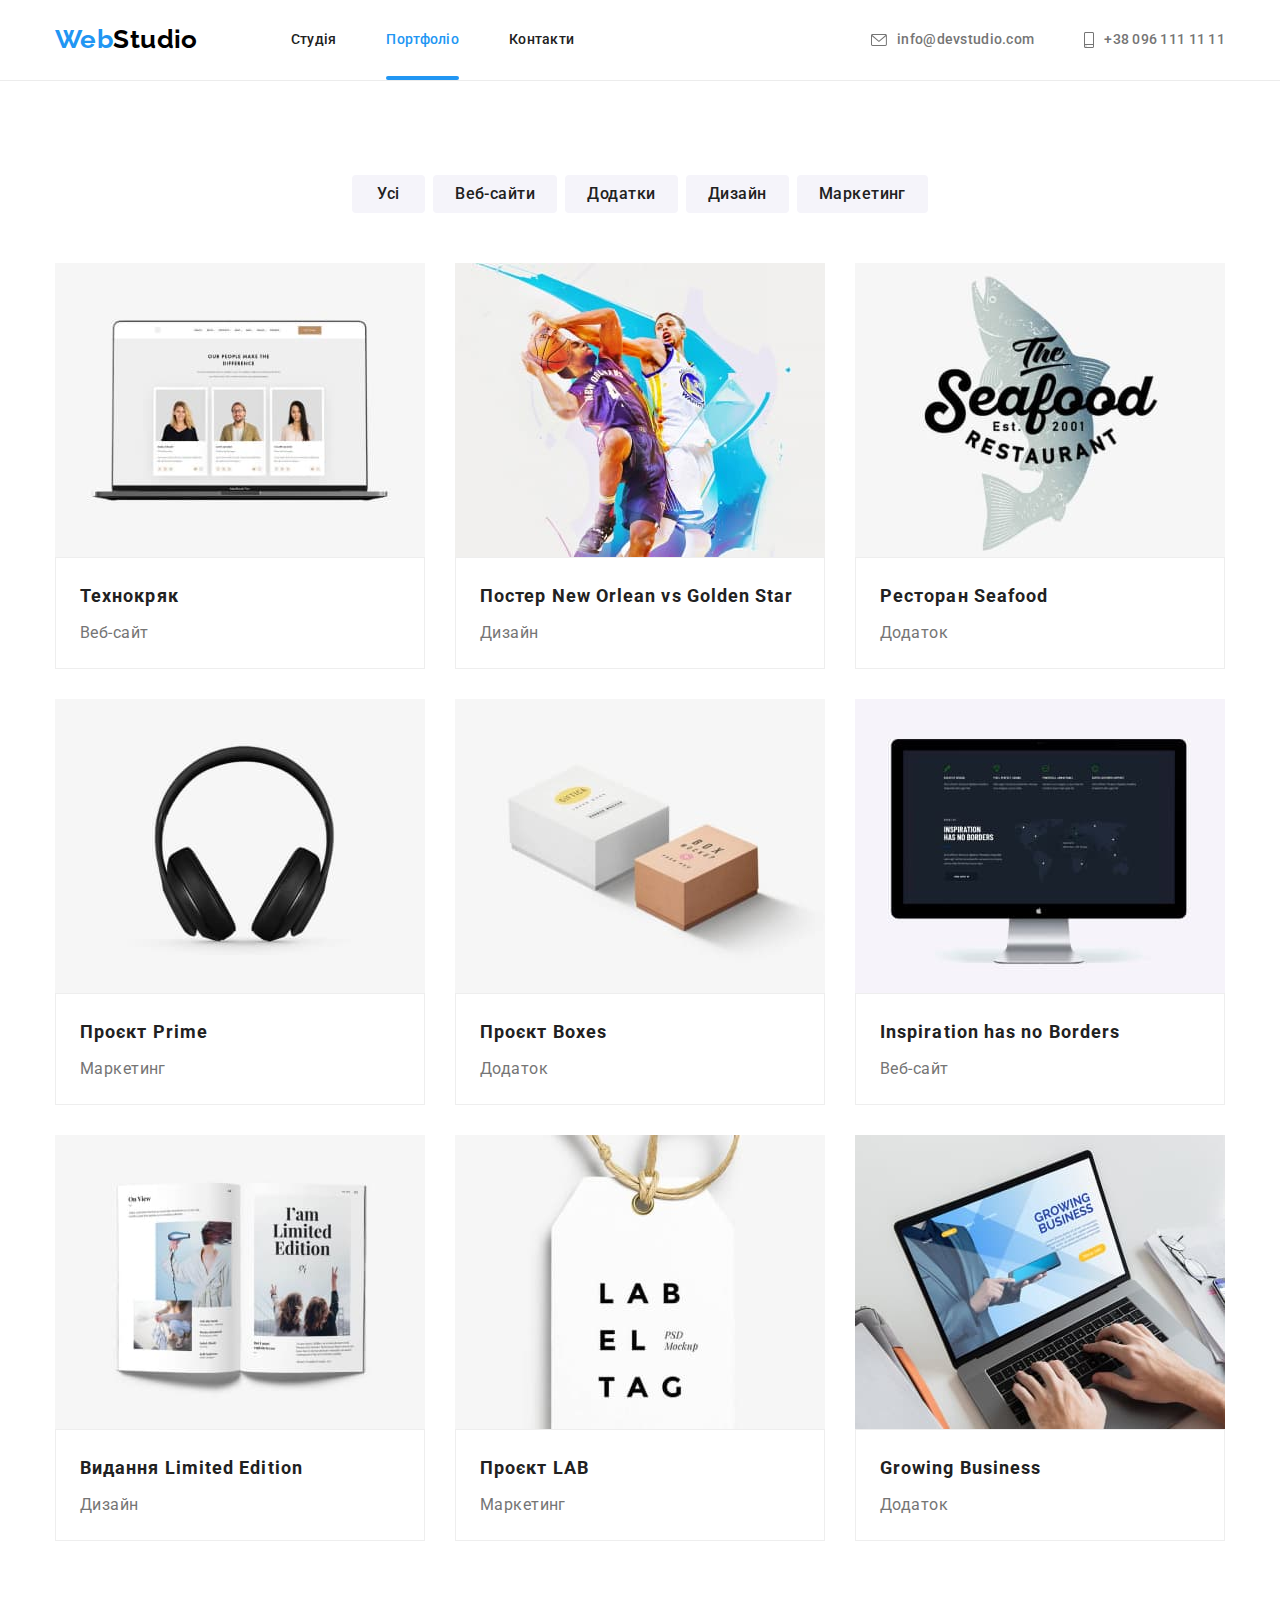
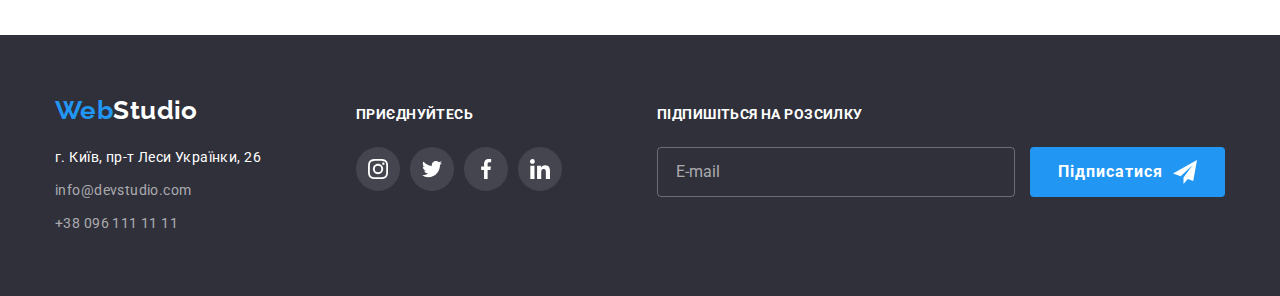
<file: portfolio.html>
<!DOCTYPE html>
<html lang="uk">
  <head>
    <meta charset="UTF-8" />
    <meta http-equiv="X-UA-Compatible" content="IE=edge" />
    <meta name="viewport" content="width=device-width, initial-scale=1.0" />
    <title>Document</title>
    <link
      href="https://fonts.googleapis.com/css2?family=Raleway:wght@700&family=Roboto:wght@400;500;700;900&display=swap"
      rel="stylesheet"
    />
    <link
      rel="stylesheet"
      href="https://cdnjs.cloudflare.com/ajax/libs/modern-normalize/1.1.0/modern-normalize.min.css
"
    />
    <link rel="stylesheet" href="./css/main.min.css" />
  </head>
  <body>
    <!-- Верхня лінія -->
    <header class="page-header">
      <!-- Меню nav -->
      <div class="container main-block">
        <nav class="main-nav">
          <a href="./index.html" class="logo"
            ><span class="logo-web">Web</span>Studio</a
          >
          <ul class="site-nav list">
            <li class="item"><a href="./index.html" class="link">Студія</a></li>
            <li class="item">
              <a href="./portfolio.html" class="link current">Портфоліо</a>
            </li>
            <li class="item"><a href="#" class="link">Контакти</a></li>
          </ul>
        </nav>
        <ul class="contact-list list">
          <li class="item">
            <a href="mailto:info@devstudio.com" class="contact"
              ><svg class="item-mail" width="16" height="12">
                <use href="./images/icons.svg#icon-envelope"></use>
              </svg>
              info@devstudio.com</a
            >
          </li>
          <li class="item">
            <a href="tel:380961111111" class="contact"
              ><svg class="item-tel" width="10" height="16">
                <use href="./images/icons.svg#icon-smartphone"></use></svg
              >+38 096 111 11 11</a
            >
          </li>
        </ul>
      </div>
    </header>
    <main>
      <section class="section">
        <div class="container portfolio">
          <h1 class="visually-hidden">Services</h1>
          <ul class="list portfolio">
            <li class="item">
              <button type="button" class="button-secondary different">
                Усі
              </button>
            </li>
            <li class="item">
              <button type="button" class="button-secondary">Веб-сайти</button>
            </li>
            <li class="item">
              <button type="button" class="button-secondary">Додатки</button>
            </li>
            <li class="item">
              <button type="button" class="button-secondary">Дизайн</button>
            </li>
            <li class="item">
              <button type="button" class="button-secondary">Маркетинг</button>
            </li>
          </ul>
          <ul class="list model">
            <li class="item">
              <a href="" class="product-link">
                <div class="card-product">
                  <img
                    class="view"
                    src="./images/img2-1.jpg"
                    alt="Веб-сайт з трема людьми на екрані"
                    width="370"
                  />
                  <p class="card-product-text">
                    Ресурс пропонує комплексні пропозиції з різним рівнем
                    функціоналу та сервісів. Все це дозволить відвідувачу
                    отримати вичерпні відомості про компанію чи приватну особу.
                  </p>
                </div>
                <div class="border">
                  <h2 class="product">Технокряк</h2>
                  <p class="product-type">Веб-сайт</p>
                </div>
              </a>
            </li>

            <li class="item">
              <a href="" class="product-link">
                <div class="card-product">
                  <img
                    class="view"
                    src="./images/img2-2.jpg"
                    alt="Постер з двома баскетболістами"
                    width="370"
                  />
                  <p class="card-product-text">
                    Ресурс пропонує комплексні пропозиції з різним рівнем
                    функціоналу та сервісів. Все це дозволить відвідувачу
                    отримати вичерпні відомості про компанію чи приватну особу.
                  </p>
                </div>

                <div class="border">
                  <h2 class="product">Постер New Orlean vs Golden Star</h2>
                  <p class="product-type">Дизайн</p>
                </div>
              </a>
            </li>
            <li class="item">
              <a href="" class="product-link">
                <div class="card-product">
                  <img
                    class="view"
                    src="./images/img2-3.jpg"
                    alt="Постер додатку з рибой для рибного ресторану"
                    width="370"
                  />
                  <p class="card-product-text">
                    Ресурс пропонує комплексні пропозиції з різним рівнем
                    функціоналу та сервісів. Все це дозволить відвідувачу
                    отримати вичерпні відомості про компанію чи приватну особу.
                  </p>
                </div>
                <div class="border">
                  <h2 class="product">Ресторан Seafood</h2>
                  <p class="product-type">Додаток</p>
                </div>
              </a>
            </li>
            <li class="item">
              <a href="" class="product-link">
                <div class="card-product">
                  <img
                    class="view"
                    src="./images/img2-4.jpg"
                    alt="Чорні навушники"
                    width="370"
                  />
                  <p class="card-product-text">
                    Ресурс пропонує комплексні пропозиції з різним рівнем
                    функціоналу та сервісів. Все це дозволить відвідувачу
                    отримати вичерпні відомості про компанію чи приватну особу.
                  </p>
                </div>
                <div class="border">
                  <h2 class="product">Проєкт Prime</h2>
                  <p class="product-type">Маркетинг</p>
                </div>
              </a>
            </li>
            <li class="item">
              <a href="" class="product-link">
                <div class="card-product">
                  <img
                    class="view"
                    src="./images/img2-5.jpg"
                    alt="Дві коробочки"
                    width="370"
                  />
                  <p class="card-product-text">
                    Ресурс пропонує комплексні пропозиції з різним рівнем
                    функціоналу та сервісів. Все це дозволить відвідувачу
                    отримати вичерпні відомості про компанію чи приватну особу.
                  </p>
                </div>
                <div class="border">
                  <h2 class="product">Проєкт Boxes</h2>
                  <p class="product-type">Додаток</p>
                </div>
              </a>
            </li>
            <li class="item">
              <a href="" class="product-link">
                <div class="card-product">
                  <img
                    class="view"
                    src="./images/img2-6.jpg"
                    alt="Веб-сайт з картою світу"
                    width="370"
                  />
                  <p class="card-product-text">
                    Ресурс пропонує комплексні пропозиції з різним рівнем
                    функціоналу та сервісів. Все це дозволить відвідувачу
                    отримати вичерпні відомості про компанію чи приватну особу.
                  </p>
                </div>
                <div class="border">
                  <h2 class="product">Inspiration has no Borders</h2>
                  <p class="product-type">Веб-сайт</p>
                </div>
              </a>
            </li>
            <li class="item">
              <a href="" class="product-link">
                <div class="card-product">
                  <img
                    class="view"
                    src="./images/img2-7.jpg"
                    alt="Журнал з фотокартками жінок"
                    width="370"
                  />
                  <p class="card-product-text">
                    Ресурс пропонує комплексні пропозиції з різним рівнем
                    функціоналу та сервісів. Все це дозволить відвідувачу
                    отримати вичерпні відомості про компанію чи приватну особу.
                  </p>
                </div>
                <div class="border">
                  <h2 class="product">Видання Limited Edition</h2>
                  <p class="product-type">Дизайн</p>
                </div>
              </a>
            </li>
            <li class="item">
              <a href="" class="product-link">
                <div class="card-product">
                  <img
                    class="view"
                    src="./images/img2-8.jpg"
                    alt="Бірка для магазину"
                    width="370"
                  />
                  <p class="card-product-text">
                    Ресурс пропонує комплексні пропозиції з різним рівнем
                    функціоналу та сервісів. Все це дозволить відвідувачу
                    отримати вичерпні відомості про компанію чи приватну особу.
                  </p>
                </div>

                <div class="border">
                  <h2 class="product">Проєкт LAB</h2>
                  <p class="product-type">Маркетинг</p>
                </div>
              </a>
            </li>
            <li class="item">
              <a href="" class="product-link">
                <div class="card-product">
                  <img
                    class="view"
                    src="./images/img2-9.jpg"
                    alt="Чоловічі руки натискають на клавіші ноутбуку"
                    width="370"
                  />
                  <p class="card-product-text">
                    Ресурс пропонує комплексні пропозиції з різним рівнем
                    функціоналу та сервісів. Все це дозволить відвідувачу
                    отримати вичерпні відомості про компанію чи приватну особу.
                  </p>
                </div>
                <div class="border">
                  <h2 class="product">Growing Business</h2>
                  <p class="product-type">Додаток</p>
                </div>
              </a>
            </li>
          </ul>
        </div>
      </section>
    </main>
    <!-- Підвал -->
    <footer class="bottom">
      <div class="container">
        <div>
          <a href="./index.html" class="logo-bottom"
            ><span class="logo-web">Web</span>Studio</a
          >
          <address class="footer-address">
            <ul class="list">
              <li>
                <a
                  href="https://goo.gl/maps/CPtrU1FHBa2aNyZL9"
                  target="_blank"
                  rel="noopener noreferrer nofollow"
                  class="location"
                  >г. Київ, пр-т Леси Українки, 26</a
                >
              </li>
              <li>
                <a href="mailto:info@devstudio.com" class="communication"
                  >info@devstudio.com</a
                >
              </li>
              <li>
                <a href="tel:380961111111" class="communication"
                  >+38 096 111 11 11</a
                >
              </li>
            </ul>
          </address>
        </div>
        <div class="social-footer">
          <h2 class="social-footer-name">Приєднуйтесь</h2>
          <ul class="social-footer-list list">
            <li class="social">
              <a class="social-footer-link" href="#"
                ><svg class="social-footer-icon" width="20" height="20">
                  <use href="./images/icons.svg#icon-instagram"></use>
                </svg>
              </a>
            </li>
            <li class="social">
              <a class="social-footer-link" href="#"
                ><svg class="social-footer-icon" width="20" height="20">
                  <use href="./images/icons.svg#icon-twitter"></use>
                </svg>
              </a>
            </li>
            <li class="social">
              <a class="social-footer-link" href="#"
                ><svg class="social-footer-icon" width="20" height="20">
                  <use href="./images/icons.svg#icon-facebook"></use>
                </svg>
              </a>
            </li>
            <li class="social">
              <a class="social-footer-link" href="#"
                ><svg class="social-footer-icon" width="20" height="20">
                  <use href="./images/icons.svg#icon-linkedin"></use>
                </svg>
              </a>
            </li>
          </ul>
        </div>
        <div class="connect">
          <h2 class="connect-title">Підпишіться на розсилку</h2>
          <form class="connect-form">
            <label for="connect-email"></label>
            <input
              type="email"
              class="footer-input"
              name="user-email"
              placeholder="E-mail"
              id="connect-email"
              required
            />
            <button type="submit" class="connect-button">
              Підписатися
              <svg class="icon-button" width="24" height="24">
                <use href="./images/icons.svg#icon-icon-send"></use>
              </svg>
            </button>
          </form>
        </div>
      </div>
    </footer>
  </body>
</html>
</file>
<file: css/main.min.css>
.visually-hidden{position:absolute;width:1px;height:1px;margin:-1px;border:0;padding:0;white-space:nowrap;-webkit-clip-path:inset(100%);clip-path:inset(100%);clip:rect(0 0 0 0);overflow:hidden}:root{--primary-text-color: #212121;--title-text-color: #757575;--accent-color: #2196f3;--contrast-color: #ffffff;--grey-bg-color: #2F303A}.backdrop{position:fixed;background-color:rgba(0,0,0,.2);top:0;left:0;visibility:visible;width:100%;height:100%;opacity:1;-webkit-transform:translateY(0);transform:translateY(0);-webkit-transition:-webkit-transform 250ms cubic-bezier(0.4, 0, 0.2, 1);transition:-webkit-transform 250ms cubic-bezier(0.4, 0, 0.2, 1);transition:transform 250ms cubic-bezier(0.4, 0, 0.2, 1);transition:transform 250ms cubic-bezier(0.4, 0, 0.2, 1), -webkit-transform 250ms cubic-bezier(0.4, 0, 0.2, 1)}.backdrop.is-hidden{opacity:0;pointer-events:none;visibility:hidden;-webkit-transition-property:-webkit-transform;transition-property:-webkit-transform;transition-property:transform;transition-property:transform, -webkit-transform;-webkit-transform:translate(100%, 100%);transform:translate(100%, 100%);-webkit-transform:translateY(100%);transform:translateY(100%)}.modal{position:absolute;top:50%;left:50%;-webkit-transform:translate(-50%, -50%);transform:translate(-50%, -50%);max-width:450px;width:100%;min-height:609px;background-color:var(--contrast-color);-webkit-box-shadow:0px 1px 3px rgba(0,0,0,.12),0px 1px 1px rgba(0,0,0,.14),0px 2px 1px rgba(0,0,0,.2);box-shadow:0px 1px 3px rgba(0,0,0,.12),0px 1px 1px rgba(0,0,0,.14),0px 2px 1px rgba(0,0,0,.2);border-radius:4px;padding:40px}@media screen and (min-width: 1200px){.modal{min-width:528px;min-height:581px}}.modal-close{position:absolute;display:-webkit-box;display:-ms-flexbox;display:flex;top:8px;right:8px;width:30px;height:30px;border-radius:50%;border:1px solid rgba(0,0,0,.1);background-color:var(--contrast-color);cursor:pointer;-webkit-transition:fill 250ms;transition:fill 250ms}.modal-close:hover,.modal-close:focus{fill:var(--accent-color)}.close-button{position:absolute;top:50%;left:50%;-webkit-transform:translate(-50%, -50%);transform:translate(-50%, -50%);height:18px;min-width:18px}.modal-title{font-weight:700;color:var(--primary-text-color);font-size:20px;line-height:1.15;margin:0 0 10px;text-align:center}.modal-list.list{margin-bottom:20px}.modal-label{font-size:12px;line-height:1,17;letter-spacing:.01em}.modal-input{width:100%;height:40px;border:1px solid rgba(33,33,33,.2);border-radius:4px;font-size:16px;outline:unset;padding-left:42px;-webkit-transition:border 250ms;transition:border 250ms}.modal-input:focus{border:1px solid var(--accent-color)}.modal-item:not(:last-child){margin-bottom:10px}.modal-item{position:relative}.modal-comment{width:100%;height:138px;font-size:12px;line-height:1.17;letter-spacing:.01em;color:rgba(117,117,117,.5);outline:rgba(0,0,0,0);padding:16px;border:1px solid rgba(33,33,33,.2);border-radius:4px;resize:none;display:block}.modal-comment::-webkit-input-placeholder{font-size:12px;line-height:1.17;letter-spacing:.01em;color:rgba(117,117,117,.5)}.modal-comment::-moz-placeholder{font-size:12px;line-height:1.17;letter-spacing:.01em;color:rgba(117,117,117,.5)}.modal-comment:-ms-input-placeholder{font-size:12px;line-height:1.17;letter-spacing:.01em;color:rgba(117,117,117,.5)}.modal-comment::-ms-input-placeholder{font-size:12px;line-height:1.17;letter-spacing:.01em;color:rgba(117,117,117,.5)}.modal-comment::placeholder{font-size:12px;line-height:1.17;letter-spacing:.01em;color:rgba(117,117,117,.5)}.icon-modal{position:absolute;left:12px;bottom:11px;fill:var(--primary-text-color);-webkit-transition:fill 250ms;transition:fill 250ms}.modal-comment:focus{border:1px solid var(--accent-color);cursor:pointer}.modal-input:focus+.icon-modal{fill:var(--accent-color)}.privacy-rules{color:var(--accent-color);line-height:1.71px;margin-left:4px}input-check{left:23px}.privacy{margin-bottom:30px}.privacy-text{display:-webkit-box;display:-ms-flexbox;display:flex;-webkit-box-pack:center;-ms-flex-pack:center;justify-content:center;-webkit-box-align:center;-ms-flex-align:center;align-items:center;font-size:12px;line-height:1.17}@media screen and (min-width: 1200px){.privacy-text{font-size:14px;line-height:1.71px}}.privacy-text::before{content:"";width:16px;height:15px;border-radius:2px;border:2px solid #000;margin-right:7px}.input-check:checked+.privacy-text::before{background-color:var(--accent-color);border:none;background-image:url(../images/icon-check.svg);background-position:center;background-size:cover;background-repeat:no-repeat}.modal-button{min-width:200px;height:50px;background-color:var(--accent-color);color:var(--contrast-color);-webkit-box-shadow:0px 4px 4px rgba(0,0,0,.15);box-shadow:0px 4px 4px rgba(0,0,0,.15);font-weight:700;font-size:16px;line-height:1.88;border-style:none;border-radius:4px;letter-spacing:.06em;-webkit-transition-property:background-color;transition-property:background-color;-webkit-transition-duration:250ms;transition-duration:250ms;-webkit-transition-timing-function:cubic-bezier(0.4, 0, 0.2, 1);transition-timing-function:cubic-bezier(0.4, 0, 0.2, 1);display:block;margin:auto}.modal-button:hover,.modal-button:focus{cursor:pointer;background-color:#188ce8;-webkit-box-shadow:0px 4px 4px rgba(0,0,0,.15);box-shadow:0px 4px 4px rgba(0,0,0,.15)}.hero{max-width:1600px;background-color:#c4c4c4;text-align:center;padding:118px 0;background-image:-webkit-gradient(linear, right bottom, left top, from(rgba(47, 48, 58, 0.4)), to(rgba(47, 48, 58, 0.4))),url(../images/hero1px-mob.jpg);background-image:linear-gradient(to top left, rgba(47, 48, 58, 0.4), rgba(47, 48, 58, 0.4)),url(../images/hero1px-mob.jpg);background-repeat:no-repeat;background-position:center;margin:auto;background-size:cover}@media(min-device-pixel-ratio: 2),(-webkit-min-device-pixel-ratio: 2),(min-resolution: 192dpi),(min-resolution: 2dppx){.hero{background-image:-webkit-gradient(linear, right bottom, left top, from(rgba(47, 48, 58, 0.4)), to(rgba(47, 48, 58, 0.4))),url(../images/hero2px-mob.jpg);background-image:linear-gradient(to top left, rgba(47, 48, 58, 0.4), rgba(47, 48, 58, 0.4)),url(../images/hero2px-mob.jpg)}}@media screen and (min-width: 481px){.hero{background-image:-webkit-gradient(linear, right bottom, left top, from(rgba(47, 48, 58, 0.4)), to(rgba(47, 48, 58, 0.4))),url(../images/hero1px-tab.jpg);background-image:linear-gradient(to top left, rgba(47, 48, 58, 0.4), rgba(47, 48, 58, 0.4)),url(../images/hero1px-tab.jpg)}}@media screen and (min-width: 481px)and (min-device-pixel-ratio: 2),screen and (min-width: 481px)and (-webkit-min-device-pixel-ratio: 2),screen and (min-width: 481px)and (min-resolution: 192dpi),screen and (min-width: 481px)and (min-resolution: 2dppx){.hero{background-image:-webkit-gradient(linear, right bottom, left top, from(rgba(47, 48, 58, 0.4)), to(rgba(47, 48, 58, 0.4))),url(../images/hero2px-tab.jpg);background-image:linear-gradient(to top left, rgba(47, 48, 58, 0.4), rgba(47, 48, 58, 0.4)),url(../images/hero2px-tab.jpg)}}@media screen and (min-width: 769px){.hero{background-image:-webkit-gradient(linear, right bottom, left top, from(rgba(47, 48, 58, 0.4)), to(rgba(47, 48, 58, 0.4))),url(../images/imgfon-descx1-min.jpg);background-image:linear-gradient(to top left, rgba(47, 48, 58, 0.4), rgba(47, 48, 58, 0.4)),url(../images/imgfon-descx1-min.jpg)}}@media screen and (min-width: 769px)and (min-device-pixel-ratio: 2),screen and (min-width: 769px)and (-webkit-min-device-pixel-ratio: 2),screen and (min-width: 769px)and (min-resolution: 192dpi),screen and (min-width: 769px)and (min-resolution: 2dppx){.hero{background-image:-webkit-gradient(linear, right bottom, left top, from(rgba(47, 48, 58, 0.4)), to(rgba(47, 48, 58, 0.4))),url(../images/imgfon-descx2-min.jpg);background-image:linear-gradient(to top left, rgba(47, 48, 58, 0.4), rgba(47, 48, 58, 0.4)),url(../images/imgfon-descx2-min.jpg)}}@media screen and (min-width: 1200px){.hero{padding:200px 0}}.hero-title{margin-top:0;margin-bottom:30px;color:var(--contrast-color);font-weight:900;letter-spacing:.06em;text-transform:uppercase;font-size:26px;line-height:1.6}@media screen and (min-width: 1200px){.hero-title{font-size:44px;line-height:1.36}}.button{display:inline-block;color:var(--primary-text-color);background-color:var(--contrast-color);font-family:Roboto,sans-serif;text-align:center;cursor:pointer;border-style:none;-webkit-box-sizing:border-box;box-sizing:border-box}.button-primary{border-radius:4px;color:var(--contrast-color);background-color:var(--accent-color);min-width:200px;font-weight:700;font-size:16px;line-height:1.88;letter-spacing:.06em;border:rgba(0,0,0,0);padding:10px 24px;-webkit-transition-property:background-color;transition-property:background-color;-webkit-transition-duration:250ms;transition-duration:250ms;-webkit-transition-timing-function:cubic-bezier(0.4, 0, 0.2, 1);transition-timing-function:cubic-bezier(0.4, 0, 0.2, 1)}@media screen and (min-width: 1200px){.button-primary{padding:10px 32px}}.button-primary:hover,.button-primary:focus{color:var(--contrast-color);background:#188ce8;cursor:pointer}.button-secondary{color:var(--primary-text-color);background-color:var(--contrast-color);min-width:73px;font-weight:500;font-size:16px;line-height:1.62;border-radius:4px;padding:6px 22px;border:rgba(0,0,0,0);letter-spacing:.03em;background:#f5f4fa;cursor:pointer;-webkit-transition-property:color,background-color,-webkit-box-shadow;transition-property:color,background-color,-webkit-box-shadow;transition-property:color,background-color,box-shadow;transition-property:color,background-color,box-shadow,-webkit-box-shadow;-webkit-transition-duration:250ms;transition-duration:250ms;-webkit-transition-timing-function:cubic-bezier(0.4, 0, 0.2, 1);transition-timing-function:cubic-bezier(0.4, 0, 0.2, 1)}.button-secondary:hover,.button-secondary:focus{color:var(--contrast-color);background-color:var(--accent-color);-webkit-box-shadow:0px 2px 2px 0px rgba(0,0,0,.12),0px 1px 2px 0px rgba(0,0,0,.08),0px 3px 1px 0px rgba(0,0,0,.1);box-shadow:0px 2px 2px 0px rgba(0,0,0,.12),0px 1px 2px 0px rgba(0,0,0,.08),0px 3px 1px 0px rgba(0,0,0,.1)}.button-secondary.different{padding:6px 25px}.page-header{border-bottom-width:1px;border-bottom-color:#ececec;border-bottom-style:solid;max-width:1600px;background-position:center;margin:auto}.main-block{display:-webkit-box;display:-ms-flexbox;display:flex;-webkit-box-align:center;-ms-flex-align:center;align-items:center}.site-nav.list{display:none}@media screen and (min-width: 768px){.site-nav.list{margin-left:87px;display:-webkit-box;display:-ms-flexbox;display:flex}}@media screen and (min-width: 1200px){.site-nav.list{margin-left:93px;display:-webkit-box;display:-ms-flexbox;display:flex}}.site-nav{display:-webkit-box;display:-ms-flexbox;display:flex}.site-nav .item{margin-right:50px;display:-webkit-box;display:-ms-flexbox;display:flex}.site-nav .item:last-child{margin-right:0}.current{position:relative}.current::after{display:none}@media screen and (min-width: 768px){.current::after{display:-webkit-box;display:-ms-flexbox;display:flex;content:"";position:absolute;bottom:0;height:4px;width:100%;background-color:var(--accent-color);border-radius:2px}}@media screen and (min-width: 1200px){.current::after{display:-webkit-box;display:-ms-flexbox;display:flex;content:"";position:absolute;bottom:0;weight:4px;width:100%;background-color:var(--accent-color);border-radius:2px}}.site-nav .link.current{color:var(--accent-color);display:-webkit-box;display:-ms-flexbox;display:flex}.main-nav{display:-webkit-box;display:-ms-flexbox;display:flex;margin-bottom:auto}.contact-list{display:none}@media screen and (min-width: 768px){.contact-list{display:-webkit-box;display:-ms-flexbox;display:flex;margin-left:auto;width:138px;-ms-flex-wrap:wrap;flex-wrap:wrap;-ms-flex-line-pack:center;align-content:center;gap:10px}}@media screen and (min-width: 1200px){.contact-list{display:-webkit-box;display:-ms-flexbox;display:flex;-ms-flex-wrap:nowrap;flex-wrap:nowrap;gap:50px;width:auto;margin-left:auto;padding:auto}}.contact{color:var(--title-text-color);text-decoration:none;font-weight:500;line-height:1.16;letter-spacing:.02em;-webkit-transition-property:color;transition-property:color;-webkit-transition-duration:250ms;transition-duration:250ms;-webkit-transition-timing-function:cubic-bezier(0.4, 0, 0.2, 1);transition-timing-function:cubic-bezier(0.4, 0, 0.2, 1)}.contact:hover,.contact:focus{color:var(--accent-color)}@media screen and (min-width: 768px){.contact{display:-webkit-box;display:-ms-flexbox;display:flex;font-size:12px}}@media screen and (min-width: 1200px){.contact{display:-webkit-box;display:-ms-flexbox;display:flex;padding-top:32px;padding-bottom:32px;font-size:14px;line-height:1.14}}.item-mail,.item-tel{fill:currentColor;margin-right:10px;-ms-flex-item-align:center;align-self:center}.item-mail{width:14px;height:10px}@media screen and (min-width: 1200px){.item-mail{width:16px;height:12px}}.item-tel{width:10px;height:14px}@media screen and (min-width: 1200px){.item-tel{width:10px;height:16px}}.contact.list .item+.item{margin-left:50px}.menu-toggle{display:-webkit-box;display:-ms-flexbox;display:flex;background-color:rgba(0,0,0,0);border:none;margin-right:0;padding:0;margin-left:auto;min-height:40px;min-width:40px;-webkit-box-align:center;-ms-flex-align:center;align-items:center;cursor:pointer;border:none;border-radius:50%;outline:none}@media screen and (min-width: 768px){.menu-toggle{display:none}}@media screen and (min-width: 1200px){.menu-toggle{display:none}}.menu-toggle:hover,.menu-toggle:focus{background-color:rgba(0,0,0,.1)}.menu-container{display:-webkit-box;display:-ms-flexbox;display:flex;-webkit-box-orient:vertical;-webkit-box-direction:normal;-ms-flex-direction:column;flex-direction:column;position:fixed;top:0;left:0;width:100vw;height:100vh;padding:40px 48px;background-color:var(--contrast-color);z-index:999;-webkit-transform:translateX(100%);transform:translateX(100%);-webkit-transition:-webkit-transform 250ms ease-in-out;transition:-webkit-transform 250ms ease-in-out;transition:transform 250ms ease-in-out;transition:transform 250ms ease-in-out, -webkit-transform 250ms ease-in-out}@media screen and (min-width: 768px){.menu-container{display:none}}@media screen and (min-width: 1200px){.menu-container{display:none}}.menu-container.is-open{-webkit-transform:translateX(0);transform:translateX(0);overflow-y:auto}@media screen and (min-width: 768px){.menu-container.is-open{display:none}}.menu-container .menu-toggle{position:absolute;top:16px;right:16px;color:#fff}@media screen and (min-width: 768px){.menu-container .menu-toggle{display:none}}.contact-list.mobile-menu{gap:32px;display:block;margin-bottom:64px}@media screen and (min-width: 768px){.contact-list.mobile-menu{display:none}}.mobile-logo{display:none}.social-mobile{display:-webkit-box;display:-ms-flexbox;display:flex;gap:10px}.social-mobile-link{color:var(--accent-color);text-decoration:none;font-weight:500;font-size:18px;line-height:1.16;letter-spacing:.02em}.social-mobile-item:not(:last-child){border-right:1px solid rgba(33,33,33,.2);padding-right:10px}.site-nav.mobile-menu{display:block}@media screen and (min-width: 768px){.site-nav.mobile-menu{display:none}}.site-nav .link{color:var(--primary-text-color);text-decoration:none;font-size:40px;font-weight:500;line-height:1.17;letter-spacing:.02em;display:block;-webkit-transition-property:color;transition-property:color;-webkit-transition-duration:250ms;transition-duration:250ms;-webkit-transition-timing-function:cubic-bezier(0.4, 0, 0.2, 1);transition-timing-function:cubic-bezier(0.4, 0, 0.2, 1)}@media screen and (min-width: 768px){.site-nav .link{padding:32px 0;display:-webkit-box;display:-ms-flexbox;display:flex;font-size:12px;line-height:1.16}}@media screen and (min-width: 1200px){.site-nav .link{line-height:1.14;letter-spacing:.02em;padding:32px 0;display:block;font-size:14px}}.site-nav .link:hover,.site-nav .link:focus{color:var(--accent-color)}.mobile-menu .item:not(:last-child){margin-bottom:32px}.mobile-menu .item-contact:not(:last-child){margin-bottom:32px}.mobile.menu .item-contact{width:100%}.item-contact.tel .contact{display:inline;font-weight:500px;font-size:34px;color:var(--accent-color)}.item-contact.mail .contact{font-weight:500px;font-size:24px}.clients__list{display:-webkit-box;display:-ms-flexbox;display:flex;-ms-flex-wrap:wrap;flex-wrap:wrap;-webkit-box-pack:center;-ms-flex-pack:center;justify-content:center;gap:30px}.clients__link{display:-webkit-inline-box;display:-ms-inline-flexbox;display:inline-flex;width:100%;height:92px;border-radius:4px;border:1px solid #afb1b8;-webkit-box-align:center;-ms-flex-align:center;align-items:center;-webkit-box-pack:center;-ms-flex-pack:center;justify-content:center;background-color:rgba(0,0,0,0);color:#afb1b8;-webkit-transition-property:color,border;transition-property:color,border;-webkit-transition-duration:250ms;transition-duration:250ms;-webkit-transition-timing-function:cubic-bezier(0.4, 0, 0.2, 1);transition-timing-function:cubic-bezier(0.4, 0, 0.2, 1)}@media screen and (min-width: 480px){.clients__link{width:210px}}@media screen and (min-width: 768px){.clients__link{width:226px}}@media screen and (min-width: 1200px){.clients__link{width:170px}}.clients__link:hover,.clients__link:focus{color:var(--accent-color);border:1px solid var(--accent-color)}.clients__icon{fill:currentColor}.team__name{color:var(--primary-text-color);font-weight:500;font-size:16px;line-height:1.17;margin-bottom:10px;margin-top:0;text-align:center}.team__position{font-size:16px;line-height:1.17;margin-top:0;margin-bottom:16px;text-align:center}.team__title{margin-top:0;margin-bottom:50px}.team-unit{padding:30px 0 24px}.team{background-color:#f5f4fa}.team__item{border-radius:0px 0px 4px 4px;background-color:var(--contrast-color);-webkit-box-shadow:0px 1px 3px rgba(0,0,0,.12),0px 1px 1px rgba(0,0,0,.14),0px 2px 1px rgba(0,0,0,.2);box-shadow:0px 1px 3px rgba(0,0,0,.12),0px 1px 1px rgba(0,0,0,.14),0px 2px 1px rgba(0,0,0,.2)}.team__item:hover{opacity:1;-webkit-transform:translateY(0);transform:translateY(0);-webkit-transition:-webkit-box-shadow 250ms cubic-bezier(0.4, 0, 0.2, 1);transition:-webkit-box-shadow 250ms cubic-bezier(0.4, 0, 0.2, 1);transition:box-shadow 250ms cubic-bezier(0.4, 0, 0.2, 1);transition:box-shadow 250ms cubic-bezier(0.4, 0, 0.2, 1), -webkit-box-shadow 250ms cubic-bezier(0.4, 0, 0.2, 1);-webkit-transition-property:-webkit-transform;transition-property:-webkit-transform;transition-property:transform;transition-property:transform, -webkit-transform}@media screen and (min-width: 768px){.team__item{width:354px}}@media screen and (min-width: 1200px){.team__item{width:270px}}.team_view{display:block;max-width:100%;height:auto}.team__list{display:-webkit-box;display:-ms-flexbox;display:flex;-ms-flex-wrap:wrap;flex-wrap:wrap;-webkit-box-pack:center;-ms-flex-pack:center;justify-content:center;gap:30px}.social-list{display:-webkit-box;display:-ms-flexbox;display:flex;gap:10px;-webkit-box-pack:center;-ms-flex-pack:center;justify-content:center;list-style:none}.social-link{display:-webkit-inline-box;display:-ms-inline-flexbox;display:inline-flex;width:44px;height:44px;border-radius:50%;-webkit-box-align:center;-ms-flex-align:center;align-items:center;-webkit-box-pack:center;-ms-flex-pack:center;justify-content:center;background-color:var(--contrast-color);color:#afb1b8;-webkit-transition-property:background-color,color;transition-property:background-color,color;-webkit-transition-duration:250ms;transition-duration:250ms;-webkit-transition-timing-function:cubic-bezier(0.4, 0, 0.2, 1);transition-timing-function:cubic-bezier(0.4, 0, 0.2, 1)}.social-link:hover,.social-link:focus{background-color:var(--accent-color);color:var(--contrast-color)}.social-icon{fill:currentColor}.direction.section{padding-top:0}@media screen and (max-width: 1199px){.direction.section{display:none}}.direction__list{display:-webkit-box;display:-ms-flexbox;display:flex;gap:30px}.direction__list .direction__item+.directiom__item{margin-left:30px}.direction__item{position:relative;overflow:hidden}.direction__description{position:absolute;width:100%;height:70px;bottom:0;margin:0;background-color:rgba(47,48,58,.8);color:var(--contrast-color);text-transform:uppercase;line-height:1.14;padding-top:27px;padding-bottom:27px;text-align:center;font-weight:700;-webkit-transition-property:-webkit-transform;transition-property:-webkit-transform;transition-property:transform;transition-property:transform, -webkit-transform}.icon{display:block}.benefits__list{display:-webkit-box;display:-ms-flexbox;display:flex;-ms-flex-wrap:wrap;flex-wrap:wrap;-webkit-box-pack:center;-ms-flex-pack:center;justify-content:center;gap:30px}.benefits__list .benefits__subtitle{color:var(--primary-text-color);font-weight:700;font-size:14px;line-height:1.14;letter-spacing:.03em;text-transform:uppercase;margin-top:0;margin-bottom:0;text-align:center}@media screen and (min-width: 768px){.benefits__list .benefits__subtitle{text-align:start}}.benefits__list{list-style:none}.benefits__description{font-size:14px;line-height:1.71;margin-top:10px;margin-bottom:0}@media screen and (min-width: 768px){.benefits__description{max-width:354px}}@media screen and (min-width: 1200px){.benefits__description{max-width:270px}}.benefits__block{height:120px;background-color:#f5f4fa;border-radius:4px;margin-bottom:30px;display:-webkit-box;display:-ms-flexbox;display:flex;-ms-flex-line-pack:center;align-content:center;-webkit-box-pack:center;-ms-flex-pack:center;justify-content:center;-webkit-box-align:center;-ms-flex-align:center;align-items:center}@media screen and (min-width: 768px){.benefits__block{min-width:354px}}@media screen and (min-width: 1200px){.benefits__block{min-width:270px}}.benefits__block:hover,.benefits__block:focus{cursor:pointer}.benefits-icon{fill:currentColor}body{color:var(--title-text-color);font-family:Roboto,sans-serif;font-size:14px;line-height:1.71;letter-spacing:.03em}.section{padding-top:60px;padding-bottom:60px}@media screen and (min-width: 1200px){.section{padding-top:94px;padding-bottom:94px}}.list{list-style:none;margin-top:0;margin-bottom:0;padding-left:0}.title{color:var(--primary-text-color);font-weight:700;line-height:1.16;text-align:center;letter-spacing:.03em;list-style:none;margin-top:0;margin-bottom:30px;font-size:28px}@media screen and (min-width: 1200px){.title{font-size:36px;margin-bottom:50px}}.container{width:100%;padding-right:15px;padding-left:15px;margin-left:auto;margin-right:auto}@media screen and (min-width: 480px){.container{max-width:480px}}@media screen and (min-width: 768px){.container{max-width:768px}}@media screen and (min-width: 1200px){.container{max-width:1200px}}.bottom{padding:60px 0;background-color:var(--grey-bg-color);display:-webkit-box;display:-ms-flexbox;display:flex}@media screen and (min-width: 768px){.bottom{min-width:764px}}@media screen and (min-width: 1200px){.bottom{min-width:1200px}}.mobile-bottom{text-align:center;margin:auto}@media screen and (min-width: 768px){.mobile-bottom{text-align:center}}@media screen and (min-width: 1200px){.mobile-bottom{text-align:start}}.location{color:var(--contrast-color);font-size:14px;line-height:1.71;text-decoration:none;font-style:normal;margin-top:20px;margin-bottom:9px}.footer-address{font-style:normal;display:-webkit-box;display:-ms-flexbox;display:flex}.footer-address li:not(:last-child){margin-bottom:9px}.communication{color:rgba(255,255,255,.6);text-decoration:none;font-size:14px;line-height:1.71;letter-spacing:.03em;-webkit-transition-property:color;transition-property:color;-webkit-transition-duration:250ms;transition-duration:250ms;-webkit-transition-timing-function:cubic-bezier(0.4, 0, 0.2, 1);transition-timing-function:cubic-bezier(0.4, 0, 0.2, 1)}.communication:hover,.communication:focus{color:var(--accent-color)}.bottom .container{display:-webkit-box;display:-ms-flexbox;display:flex;gap:70px;-ms-flex-wrap:wrap;flex-wrap:wrap}@media screen and (min-width: 768px){.bottom .container{-ms-flex-wrap:wrap;flex-wrap:wrap;-webkit-box-pack:space-evenly;-ms-flex-pack:space-evenly;justify-content:space-evenly}}@media screen and (min-width: 1200px){.bottom .container{-ms-flex-wrap:nowrap;flex-wrap:nowrap;text-align:start;-webkit-box-align:baseline;-ms-flex-align:baseline;align-items:baseline}}.social-footer{margin:auto;text-align:center}@media screen and (min-width: 768px){.social-footer{text-align:center;margin:0 auto}}@media screen and (min-width: 1200px){.social-footer{text-align:start}}.social-footer-list{display:-webkit-box;display:-ms-flexbox;display:flex;gap:10px}.social-footer-name{text-transform:uppercase;color:var(--contrast-color);margin-bottom:20px;margin-top:0;font-size:14px}.social-footer-link{display:-webkit-inline-box;display:-ms-inline-flexbox;display:inline-flex;width:44px;height:44px;border-radius:50%;-webkit-box-align:center;-ms-flex-align:center;align-items:center;-webkit-box-pack:center;-ms-flex-pack:center;justify-content:center;background-color:rgba(255,255,255,.1);color:#afb1b8;padding:0;-webkit-transition-property:background-color,color;transition-property:background-color,color;-webkit-transition-duration:250ms;transition-duration:250ms;-webkit-transition-timing-function:cubic-bezier(0.4, 0, 0.2, 1);transition-timing-function:cubic-bezier(0.4, 0, 0.2, 1)}.social-footer-link:hover,.social-footer-link:focus{background-color:var(--accent-color);color:var(--contrast-color)}.social-footer-icon{fill:var(--contrast-color)}.connect-title{text-transform:uppercase;color:var(--contrast-color);margin-top:0;font-size:14px;margin-bottom:20px}@media screen and (min-width: 1200px){.connect-title{text-align:start}}.footer-input{max-width:450px;width:100%;height:50px;border:1px solid rgba(255,255,255,.3);border-radius:4px;background-color:inherit;margin-bottom:20px}@media screen and (min-width: 480px){.footer-input{width:450px}}@media screen and (min-width: 768px){.footer-input{margin-bottom:20px}}@media screen and (min-width: 1200px){.footer-input{display:-webkit-inline-box;display:-ms-inline-flexbox;display:inline-flex;width:358px;gap:12px;margin-bottom:20px}}.footer-input:hover,.footer-input:focus{cursor:pointer;border:1px solid var(--accent-color)}.footer-input::-webkit-input-placeholder{width:47px;height:20px;color:rgba(255,255,255,.6);font-size:16px;line-height:1.25;padding-left:16px}.footer-input::-moz-placeholder{width:47px;height:20px;color:rgba(255,255,255,.6);font-size:16px;line-height:1.25;padding-left:16px}.footer-input:-ms-input-placeholder{width:47px;height:20px;color:rgba(255,255,255,.6);font-size:16px;line-height:1.25;padding-left:16px}.footer-input::-ms-input-placeholder{width:47px;height:20px;color:rgba(255,255,255,.6);font-size:16px;line-height:1.25;padding-left:16px}.footer-input::placeholder{width:47px;height:20px;color:rgba(255,255,255,.6);font-size:16px;line-height:1.25;padding-left:16px}.connect-button{display:-webkit-inline-box;display:-ms-inline-flexbox;display:inline-flex;-webkit-box-align:center;-ms-flex-align:center;align-items:center;-webkit-box-pack:center;-ms-flex-pack:center;justify-content:center;gap:10px;padding:10px 28px;margin-left:12px;color:var(--contrast-color);background-color:var(--accent-color);border-style:none;cursor:pointer;font-weight:700;font-size:16px;line-height:1.88;letter-spacing:.06em;border-radius:4px;-webkit-transition-property:background-color;transition-property:background-color;-webkit-transition-duration:250ms;transition-duration:250ms;-webkit-transition-timing-function:cubic-bezier(0.4, 0, 0.2, 1);transition-timing-function:cubic-bezier(0.4, 0, 0.2, 1)}.connect.button:hover,.connect.button:focus{color:var(--contrast-color);background:#188ce8;cursor:pointer}.connect-form{display:-webkit-inline-box;display:-ms-inline-flexbox;display:inline-flex;position:relative;width:100%;-ms-flex-wrap:wrap;flex-wrap:wrap;-webkit-box-pack:center;-ms-flex-pack:center;justify-content:center}@media screen and (min-width: 768px){.connect-form{width:450px;text-align:center}}@media screen and (min-width: 1200px){.connect-form{width:auto;display:inline-block;position:relative;text-align:start}}.connect{text-align:center}@media screen and (min-width: 768px){.connect{text-align:center}}.list.portfolio{display:-webkit-box;display:-ms-flexbox;display:flex;-webkit-box-pack:center;-ms-flex-pack:center;justify-content:center;margin-bottom:50px}.list.portfolio .item:not(:first-child){margin-left:8px}.type-button{margin-bottom:34px;margin-top:0}.portfolio>.border{border:1px solid #eee;width:370px}.list.model{display:-webkit-box;display:-ms-flexbox;display:flex;-ms-flex-wrap:wrap;flex-wrap:wrap}.list.model .item{margin-right:30px;margin-bottom:30px;display:block;line-height:0}.product-link:hover,.product-link:focus{-webkit-box-shadow:1px 4px 6px 0px rgba(0,0,0,.16),0px 4px 4px 0px rgba(0,0,0,.06),0px 1px 1px 0px rgba(0,0,0,.12);box-shadow:1px 4px 6px 0px rgba(0,0,0,.16),0px 4px 4px 0px rgba(0,0,0,.06),0px 1px 1px 0px rgba(0,0,0,.12)}.list.model .item:nth-child(3n){margin-right:0px}.list.model .item:nth-last-child(-n+3){margin-bottom:0}.list.model .border{border:1px solid #eee}.product{color:var(--primary-text-color);font-weight:700;font-size:18px;line-height:2;letter-spacing:.06em;margin-top:20px;padding-left:24px;margin-bottom:0}.product-link{text-decoration:none;color:inherit;display:block;-webkit-transition:-webkit-box-shadow 250ms;transition:-webkit-box-shadow 250ms;transition:box-shadow 250ms;transition:box-shadow 250ms, -webkit-box-shadow 250ms}.product-type{font-size:16px;line-height:1.87;margin-top:4px;padding-left:24px;padding-bottom:20px;margin-bottom:0}.visually-hidden{position:absolute;width:1px;height:1px;margin:-1px;border:0;padding:0;white-space:nowrap;-webkit-clip-path:inset(100%);clip-path:inset(100%);clip:rect(0 0 0 0);overflow:hidden}.card-product{position:relative;overflow:hidden}.card-product-text{position:absolute;width:100%;height:100%;bottom:0;margin:0;right:0;background-color:rgba(33,150,243,.9);color:var(--contrast-color);font-size:18px;line-height:1.6;-webkit-box-align:center;-ms-flex-align:center;align-items:center;padding:0 24px;display:-webkit-box;display:-ms-flexbox;display:flex;-webkit-transition:-webkit-transform 250ms cubic-bezier(0.4, 0, 0.2, 1);transition:-webkit-transform 250ms cubic-bezier(0.4, 0, 0.2, 1);transition:transform 250ms cubic-bezier(0.4, 0, 0.2, 1);transition:transform 250ms cubic-bezier(0.4, 0, 0.2, 1), -webkit-transform 250ms cubic-bezier(0.4, 0, 0.2, 1);-webkit-transform:translateY(101%);transform:translateY(101%)}.list.model .product-link:hover .card-product-text,.list.model .product-link:focus .card-product-text{opacity:1;-webkit-transform:translateY(0);transform:translateY(0)}.logo{color:#000;text-decoration:none;font-family:Raleway,cursive;font-weight:700;font-size:24px;line-height:1.4;padding:16px 0;-ms-flex-item-align:center;align-self:center}@media screen and (min-width: 768px){.logo{font-size:24px;line-height:1.4}}@media screen and (min-width: 1200px){.logo{font-size:26px;line-height:1.2}}.logo-web{color:var(--accent-color);text-decoration:none;font-family:Raleway,cursive;font-weight:700;font-size:26px;line-height:1.2}.logo-bottom{color:var(--contrast-color);display:inline-block;text-decoration:none;font-family:Raleway,cursive;font-weight:700;font-size:24px;line-height:1.19;margin-bottom:20px}@media screen and (min-width: 768px){.logo-bottom{font-size:24px;line-height:1.4}}@media screen and (min-width: 1200px){.logo-bottom{font-size:26px;line-height:1.2}}/*# sourceMappingURL=main.min.css.map */
</file>
